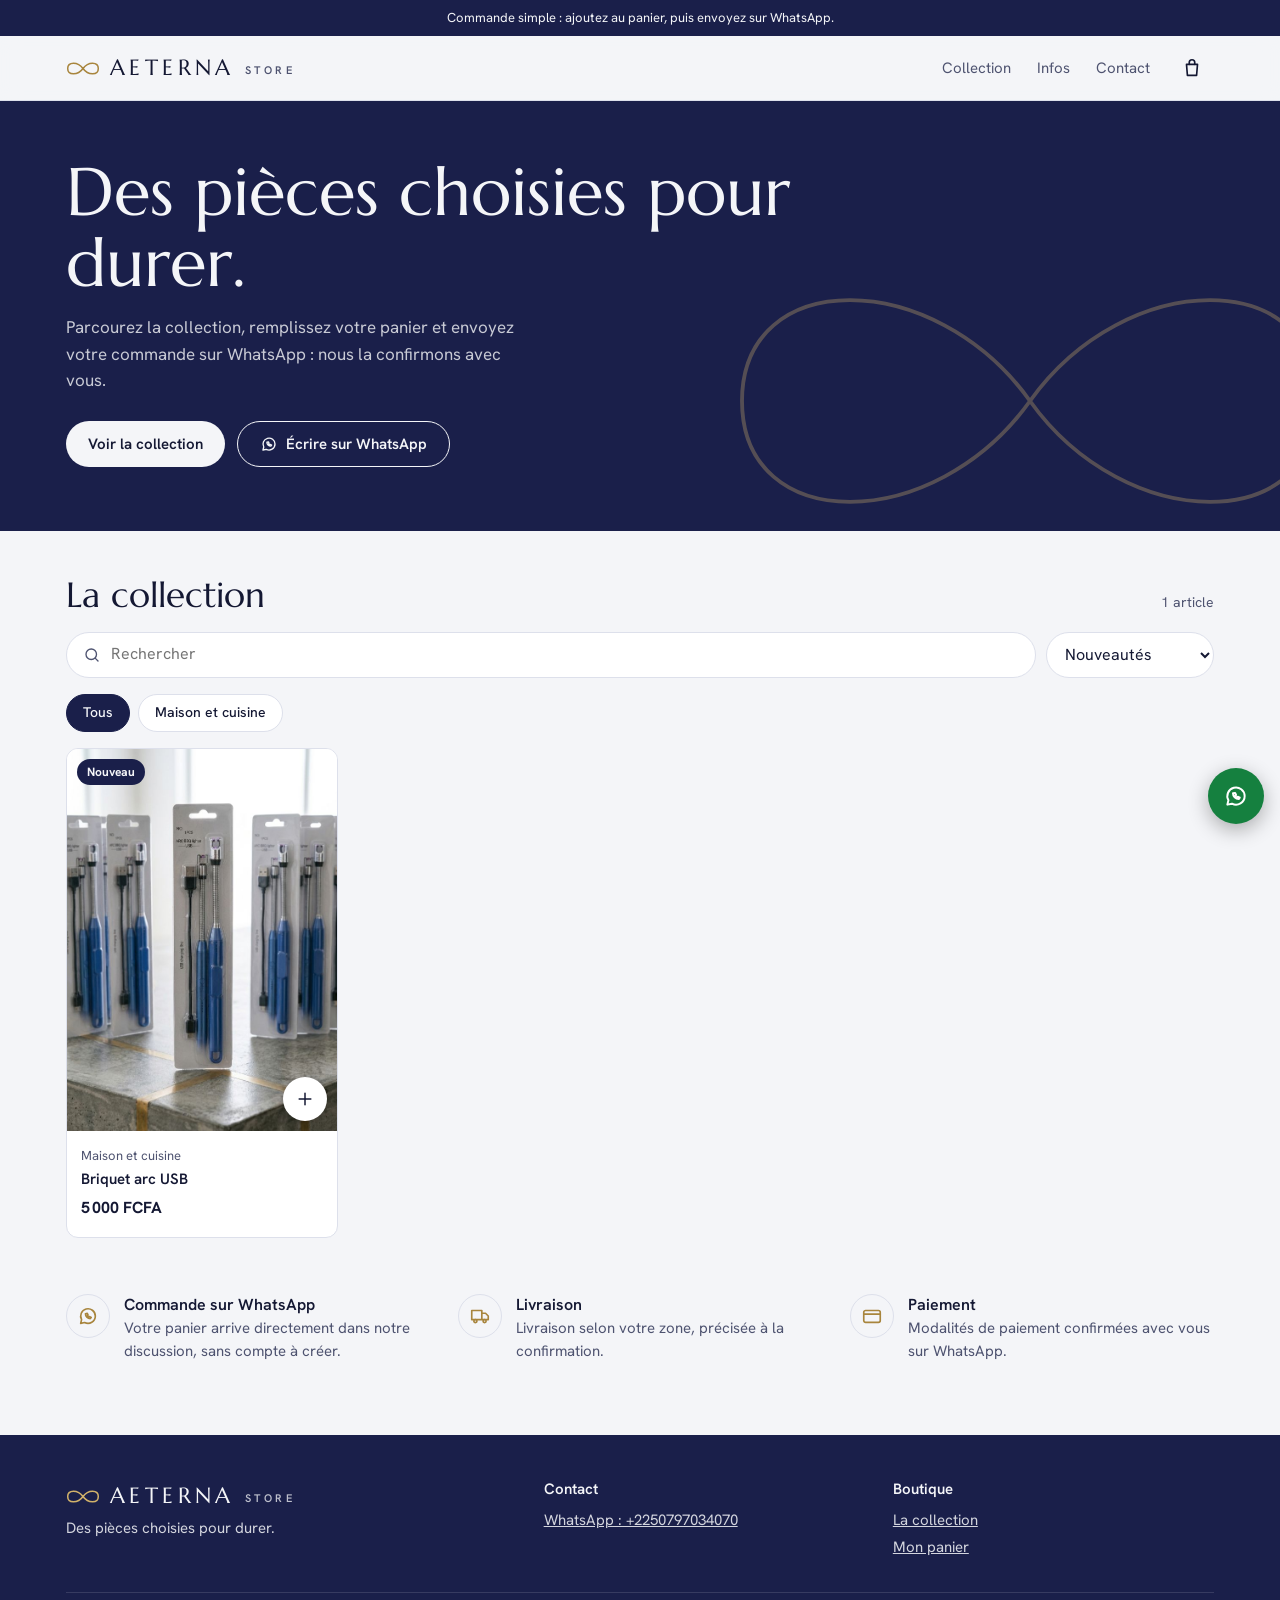
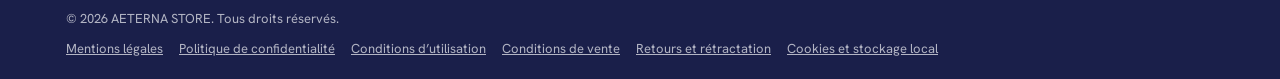
<file: index-3.html>
<!DOCTYPE html>
<html lang="fr">
<head>
<meta charset="utf-8">
<meta name="viewport" content="width=device-width, initial-scale=1">
<title>AETERNA STORE – Boutique en ligne, commande sur WhatsApp</title>
<meta name="description" content="AETERNA STORE, boutique en ligne : découvrez la collection et commandez directement sur WhatsApp.">
<meta name="theme-color" content="#1A1F4A">
<link rel="icon" href="data:image/svg+xml,%3Csvg%20xmlns=%22http://www.w3.org/2000/svg%22%20viewBox=%220%200%2064%2064%22%3E%3Crect%20width=%2264%22%20height=%2264%22%20rx=%2214%22%20fill=%22%231A1F4A%22/%3E%3Cpath%20d=%22M32%2032C39%2020%2054%2020%2054%2032C54%2044%2039%2044%2032%2032C25%2020%2010%2020%2010%2032C10%2044%2025%2044%2032%2032Z%22%20fill=%22none%22%20stroke=%22%23D2B26A%22%20stroke-width=%224.5%22%20stroke-linejoin=%22round%22/%3E%3C/svg%3E">
<link rel="canonical" href="https://aeternastore.netlify.app/">
<meta property="og:type" content="website">
<meta property="og:site_name" content="AETERNA STORE">
<meta property="og:locale" content="fr_FR">
<meta property="og:title" content="AETERNA STORE – Boutique en ligne">
<meta property="og:description" content="Découvrez la collection et commandez directement sur WhatsApp.">
<meta property="og:url" content="https://aeternastore.netlify.app/">
<meta property="og:image" content="https://aeternastore.netlify.app/og-image.png">
<meta property="og:image:width" content="1200">
<meta property="og:image:height" content="630">
<meta name="twitter:card" content="summary_large_image">
<link rel="preconnect" href="https://fonts.googleapis.com">
<link rel="preconnect" href="https://fonts.gstatic.com" crossorigin>
<link href="https://fonts.googleapis.com/css2?family=Hanken+Grotesk:wght@400;500;600;700&family=Marcellus&display=swap" rel="stylesheet">
<style id="css">
:root{
  --bg:#F4F5F8;--surface:#FFFFFF;--ink:#141833;--ink2:#4E5370;--line:#DDE0EB;
  --brand:#1A1F4A;--brand-ink:#F4F5F8;--gold:#A8853D;--sale:#C23A3A;--ok:#177245;--wa:#15803F;
  --hero:#1A1F4A;--hero-ink:#F4F5F8;--hero-gold:#D2B26A;--field:#FFFFFF;
  --shadow:0 10px 40px rgba(20,24,51,.22);
  --serif:'Marcellus','Iowan Old Style','Palatino Linotype',Georgia,serif;
  --sans:'Hanken Grotesk',system-ui,-apple-system,'Segoe UI',Roboto,'Helvetica Neue',Arial,sans-serif;
}
@media (prefers-color-scheme:dark){
  :root:not([data-theme="light"]){
    --bg:#0E1122;--surface:#171B33;--ink:#ECEEF7;--ink2:#A9AEC9;--line:#2B3052;
    --brand:#E4E6F6;--brand-ink:#141833;--gold:#D2B26A;--hero:#1B2158;--field:#10142A;
    --shadow:0 10px 40px rgba(0,0,0,.55);
  }
}
:root[data-theme="dark"]{
  --bg:#0E1122;--surface:#171B33;--ink:#ECEEF7;--ink2:#A9AEC9;--line:#2B3052;
  --brand:#E4E6F6;--brand-ink:#141833;--gold:#D2B26A;--hero:#1B2158;--field:#10142A;
  --shadow:0 10px 40px rgba(0,0,0,.55);
}
*{box-sizing:border-box}
html{scroll-behavior:smooth;-webkit-text-size-adjust:100%}
body{margin:0;background:var(--bg);color:var(--ink);font:400 16px/1.55 var(--sans);-webkit-font-smoothing:antialiased}
body.lock{overflow:hidden}
img{display:block;max-width:100%}
button,input,select,textarea{font:inherit;color:inherit}
button{cursor:pointer;border:0;background:none;padding:0}
a{color:inherit}
:focus-visible{outline:2px solid var(--gold);outline-offset:2px}
.ic{flex:none}
.wrap{max-width:1180px;margin:0 auto;padding:0 16px}

.topbar{background:var(--brand);color:var(--brand-ink);text-align:center;font-size:13px;padding:8px 16px}
.setup{background:#FFF1C2;color:#4d3a00;display:flex;gap:12px;align-items:center;justify-content:center;flex-wrap:wrap;padding:10px 16px;font-size:14px;text-align:center}

.hdr{position:sticky;top:0;z-index:20;background:color-mix(in srgb,var(--bg) 92%,transparent);-webkit-backdrop-filter:blur(10px);backdrop-filter:blur(10px);border-bottom:1px solid var(--line)}
.hdr-in{display:flex;align-items:center;gap:20px;height:64px}
.logo{display:flex;align-items:center;gap:10px;text-decoration:none;color:var(--ink);cursor:pointer}
.logo svg{color:var(--gold)}
.lg-name{font-family:var(--serif);font-size:22px;letter-spacing:.2em}
.lg-sub{font-size:11px;letter-spacing:.32em;color:var(--ink2);font-weight:600;margin-top:4px}
.nav{display:none;gap:26px;margin-left:auto;font-size:15px}
.nav a{text-decoration:none;color:var(--ink2)}
.nav a:hover{color:var(--ink)}
.acts{display:flex;gap:4px;margin-left:auto}
@media(min-width:760px){.nav{display:flex}.acts{margin-left:0}}
.iconbtn{width:44px;height:44px;border-radius:50%;display:grid;place-items:center;color:inherit}
.iconbtn:hover{background:var(--line)}
.iconbtn.danger:hover{color:var(--sale)}
.cartbtn{position:relative;width:44px;height:44px;border-radius:50%;display:grid;place-items:center}
.cartbtn:hover{background:var(--line)}
.count{position:absolute;top:3px;right:1px;min-width:19px;height:19px;padding:0 5px;border-radius:999px;background:var(--sale);color:#fff;font-size:11px;font-weight:700;display:grid;place-items:center}
.count:empty{display:none}

.hero{background:var(--hero);color:var(--hero-ink);position:relative;overflow:hidden}
.hero-in{position:relative;z-index:1;padding-top:56px;padding-bottom:64px}
.hero h1{font:400 clamp(2.2rem,7vw,4.2rem)/1.05 var(--serif);margin:0 0 16px;max-width:15ch}
.hero p{max-width:46ch;margin:0 0 28px;font-size:17px;color:color-mix(in srgb,var(--hero-ink) 80%,transparent)}
.orn{position:absolute;right:-70px;bottom:-30px;width:min(95vw,640px);color:var(--hero-gold);opacity:.32;pointer-events:none}
.hero-cta{display:flex;gap:12px;flex-wrap:wrap}

.btn{display:inline-flex;align-items:center;justify-content:center;gap:8px;min-height:46px;padding:0 22px;border-radius:999px;font-weight:600;font-size:15px;background:var(--brand);color:var(--brand-ink);text-decoration:none;transition:transform .12s}
.btn:active{transform:scale(.98)}
.btn.light{background:var(--hero-ink);color:#141833}
.btn.ghost{background:transparent;border:1.5px solid currentColor;color:var(--hero-ink)}
.btn.wa{background:var(--wa);color:#fff}
.btn.line{background:transparent;color:var(--ink);border:1.5px solid var(--line)}
.btn.small{min-height:38px;padding:0 14px;font-size:14px}
.btn.block{width:100%}
.btn[disabled]{opacity:.45;cursor:not-allowed}
.linkbtn{text-decoration:underline;color:inherit;font-size:15px}

.sec{padding-top:44px;padding-bottom:24px}
#collection,#infos,#contact{scroll-margin-top:72px}
.sec-h{display:flex;align-items:baseline;justify-content:space-between;gap:12px;margin-bottom:16px}
.sec-h span{color:var(--ink2);font-size:14px}
h2{font:400 clamp(1.6rem,4vw,2.2rem)/1.15 var(--serif);margin:0}
.tools{display:flex;gap:10px;margin-bottom:12px}
.search{flex:1;display:flex;align-items:center;gap:8px;background:var(--surface);border:1px solid var(--line);border-radius:999px;padding:0 16px;min-height:46px;color:var(--ink2)}
.search input{border:0;background:none;outline:0;width:100%;min-height:44px;color:var(--ink)}
.tools select{background:var(--surface);border:1px solid var(--line);border-radius:999px;padding:0 14px;min-height:46px;max-width:44%}
.chips{display:flex;gap:8px;overflow-x:auto;padding:4px 0 16px;scrollbar-width:none}
.chips::-webkit-scrollbar{display:none}
.chip{flex:none;min-height:38px;padding:0 16px;border-radius:999px;border:1px solid var(--line);background:var(--surface);font-weight:500;font-size:14px}
.chip[aria-pressed=true]{background:var(--brand);color:var(--brand-ink);border-color:var(--brand)}

.grid{display:grid;grid-template-columns:repeat(2,minmax(0,1fr));gap:14px}
@media(min-width:760px){.grid{grid-template-columns:repeat(3,minmax(0,1fr));gap:20px}}
@media(min-width:1040px){.grid{grid-template-columns:repeat(4,minmax(0,1fr))}}
.card{background:var(--surface);border:1px solid var(--line);border-radius:12px;overflow:hidden;cursor:pointer;display:flex;flex-direction:column}
.card .ph{position:relative;aspect-ratio:4/5;background:var(--line)}
.card img{width:100%;height:100%;object-fit:cover}
.card.out img{filter:grayscale(1);opacity:.6}
.badge{position:absolute;left:10px;top:10px;padding:4px 10px;border-radius:999px;font-size:12px;font-weight:700;background:var(--sale);color:#fff}
.badge.new{background:var(--brand);color:var(--brand-ink)}
.badge.out{background:var(--ink);color:var(--bg)}
.quick{position:absolute;right:10px;bottom:10px;width:44px;height:44px;border-radius:50%;background:var(--surface);color:var(--ink);display:grid;place-items:center;box-shadow:0 2px 10px rgba(0,0,0,.25)}
.meta{padding:12px 14px 16px}
.cat{font-size:13px;color:var(--ink2)}
.meta h3{font:600 15px/1.3 var(--sans);margin:2px 0 6px}
.price{margin:0;display:flex;gap:8px;align-items:baseline;flex-wrap:wrap}
.price b{font-weight:700}
.price s{color:var(--ink2);font-size:13px}
.empty{grid-column:1/-1;text-align:center;padding:48px 16px;color:var(--ink2)}

.infos{display:grid;gap:18px;padding-top:32px;padding-bottom:48px}
@media(min-width:760px){.infos{grid-template-columns:repeat(3,1fr);gap:28px}}
.info{display:flex;gap:14px}
.info .ico{width:44px;height:44px;border-radius:50%;border:1px solid var(--line);display:grid;place-items:center;color:var(--gold);flex:none}
.info h3{margin:0 0 2px;font:600 16px var(--sans)}
.info p{margin:0;color:var(--ink2);font-size:15px}

.ftr{background:var(--hero);color:var(--hero-ink);padding:44px 0 20px;margin-top:24px}
.ftr-in{display:grid;gap:28px}
@media(min-width:760px){.ftr-in{grid-template-columns:1.4fr 1fr 1fr}}
.ftr h4{margin:0 0 10px;font:600 15px var(--sans)}
.ftr a{color:inherit}
.ftr p{margin:4px 0;opacity:.85;font-size:15px}
.ftr .logo{color:var(--hero-ink)}
.ftr .logo svg{color:var(--hero-gold)}
.ftr .lg-sub{color:inherit;opacity:.75}
.copy{margin-top:28px;padding-top:16px;border-top:1px solid rgba(255,255,255,.18);font-size:13px;opacity:.7}

.fab{position:fixed;right:16px;bottom:76px;z-index:15;width:56px;height:56px;border-radius:50%;background:var(--wa);color:#fff;display:grid;place-items:center;box-shadow:0 6px 20px rgba(0,0,0,.3)}

#layer{position:relative;z-index:50}
.scrim{position:fixed;inset:0;background:rgba(10,12,28,.55);animation:fade .2s}
.sheet,.dialog{position:fixed;background:var(--surface);color:var(--ink);box-shadow:var(--shadow);overflow:auto;animation:up .25s ease-out}
.sheet{left:0;right:0;bottom:0;max-height:92vh;max-height:92dvh;border-radius:18px 18px 0 0;display:flex;flex-direction:column}
.dialog{left:0;right:0;bottom:0;max-height:94vh;max-height:94dvh;border-radius:18px 18px 0 0}
@media(min-width:760px){
  .sheet{left:auto;top:0;bottom:0;width:440px;max-height:none;border-radius:0;animation:slide .25s ease-out}
  .dialog{left:50%;top:50%;bottom:auto;right:auto;width:min(880px,94vw);max-height:90vh;transform:translate(-50%,-50%);border-radius:16px;animation:fade .2s}
}
@keyframes up{from{transform:translateY(24px);opacity:0}}
@keyframes slide{from{transform:translateX(30px);opacity:0}}
@keyframes fade{from{opacity:0}}
.sh-head{display:flex;align-items:center;justify-content:space-between;padding:12px 12px 12px 18px;border-bottom:1px solid var(--line);background:var(--surface)}
.sh-head h2{font-size:22px}
.sh-body{padding:6px 18px 20px;overflow:auto;flex:1}
.line-i{display:grid;grid-template-columns:64px 1fr;gap:12px;padding:14px 0;border-bottom:1px solid var(--line)}
.line-i img{width:64px;height:80px;object-fit:cover;border-radius:8px}
.line-i h4{margin:0;font:600 15px/1.3 var(--sans)}
.line-i .r{display:flex;align-items:center;justify-content:space-between;gap:8px;margin-top:8px}
.qty{display:inline-flex;align-items:center;border:1px solid var(--line);border-radius:999px}
.qty button{width:38px;height:38px;display:grid;place-items:center}
.qty span{min-width:26px;text-align:center;font-weight:600}
.rm{color:var(--ink2);width:38px;height:38px;display:grid;place-items:center;border-radius:50%}
.rm:hover{color:var(--sale)}
.total{display:flex;justify-content:space-between;font-size:18px;font-weight:700;padding:16px 0 8px}
.fld{display:block;margin:12px 0}
.fld>span{display:block;font-size:14px;font-weight:600;margin-bottom:6px}
.fld input,.fld textarea,.fld select{width:100%;background:var(--field);border:1px solid var(--line);border-radius:10px;padding:11px 12px;min-height:46px}
.fld small{display:block;color:var(--ink2);margin-top:4px;font-size:13px}
.note{color:var(--ink2);font-size:14px;margin:10px 0 0}

.pm{display:grid}
@media(min-width:760px){.pm{grid-template-columns:1fr 1fr}}
.gal{position:relative;background:var(--line)}
.gal img{width:100%;aspect-ratio:4/5;object-fit:cover}
.g-nav{position:absolute;top:50%;transform:translateY(-50%);width:44px;height:44px;border-radius:50%;background:color-mix(in srgb,var(--surface) 88%,transparent);color:var(--ink);display:grid;place-items:center;box-shadow:0 2px 10px rgba(0,0,0,.2)}
.g-prev{left:10px}.g-next{right:10px}
.g-x{position:absolute;right:10px;top:10px;width:44px;height:44px;border-radius:50%;background:color-mix(in srgb,var(--surface) 88%,transparent);color:var(--ink);display:grid;place-items:center;box-shadow:0 2px 10px rgba(0,0,0,.2)}
@media(min-width:760px){.g-x{display:none}}
@media(max-width:759px){.pm-in .x{display:none}}
.g-count{position:absolute;left:10px;bottom:10px;background:rgba(10,12,28,.7);color:#fff;font-size:12px;font-weight:600;padding:3px 10px;border-radius:999px}
.thumbs{display:flex;gap:8px;padding:10px 12px;overflow-x:auto;scrollbar-width:none}
.thumbs::-webkit-scrollbar{display:none}
.thumb{flex:none;width:58px;height:72px;border-radius:8px;overflow:hidden;border:2px solid transparent;opacity:.65;background:var(--line)}
.thumb[aria-current=true]{border-color:var(--gold);opacity:1}
.thumb img{width:100%;height:100%;object-fit:cover}
.pm-in{padding:20px;position:relative}
.pm-in .x{position:absolute;right:8px;top:8px;background:var(--surface)}
.pm-in h2{margin:2px 0 8px;padding-right:40px;font-size:clamp(1.5rem,3.5vw,2rem)}
.big{font-size:22px}
.desc{white-space:pre-line;color:var(--ink2);margin:14px 0}
.stock{font-size:14px;font-weight:600;color:var(--ok);margin:0 0 6px}
.stock.no{color:var(--sale)}
.pm-act{display:grid;gap:10px;margin-top:16px}
.row{display:flex;gap:10px;align-items:center;flex-wrap:wrap}

#toast{position:fixed;left:50%;top:76px;transform:translate(-50%,-12px);background:var(--ink);color:var(--bg);padding:12px 18px;border-radius:999px;font-size:14px;font-weight:500;opacity:0;pointer-events:none;transition:opacity .2s,transform .2s;z-index:90;max-width:92vw;text-align:center}
#toast.on{opacity:1;transform:translate(-50%,0)}

.adm{position:fixed;inset:0;background:var(--bg);overflow:auto;display:flex;flex-direction:column;animation:fade .2s}
.adm-top{position:sticky;top:0;z-index:2;background:var(--surface);border-bottom:1px solid var(--line)}
.adm-t1{display:flex;align-items:center;justify-content:space-between;padding:8px 8px 4px 16px}
.adm-t1 h2{font-size:20px}
.tabs{display:flex;gap:2px;padding:0 10px;overflow-x:auto;scrollbar-width:none}
.tab{padding:12px 14px;font-weight:600;color:var(--ink2);border-bottom:3px solid transparent;white-space:nowrap}
.tab[aria-selected=true]{color:var(--ink);border-color:var(--gold)}
.adm-body{padding:18px 16px 120px;max-width:760px;width:100%;margin:0 auto}
.a-head{display:flex;justify-content:space-between;align-items:center;gap:10px;margin-bottom:14px}
.a-head h2{font-size:22px}
.a-row{display:grid;grid-template-columns:56px 1fr;gap:12px;background:var(--surface);border:1px solid var(--line);border-radius:12px;padding:10px;margin-bottom:10px}
.a-row img{width:56px;height:70px;object-fit:cover;border-radius:8px}
.a-row .inf b{display:block;line-height:1.3}
.a-row .inf span{font-size:13px;color:var(--ink2)}
.a-btns{grid-column:1/-1;display:flex;gap:8px;flex-wrap:wrap;align-items:center}
.a-bar{position:fixed;left:0;right:0;bottom:0;background:var(--surface);border-top:1px solid var(--line);padding:12px 16px;display:flex;justify-content:space-between;align-items:center;gap:12px}
.bar-t{font-size:14px;color:var(--ink2)}
.bar-t.dirty{color:var(--sale);font-weight:600}
.two{display:grid;grid-template-columns:1fr 1fr;gap:10px}
.check{display:flex;gap:10px;align-items:center;margin:10px 0;font-weight:500}
.check input{width:20px;height:20px}
.imgpick img{width:140px;height:175px;object-fit:cover;border-radius:10px;margin-bottom:8px;background:var(--line)}
.steps{margin:0 0 16px;padding-left:20px;color:var(--ink2)}
.steps li{margin:4px 0}
.box{background:var(--surface);border:1px solid var(--line);border-radius:12px;padding:16px;margin-bottom:14px}
.box h3{margin:0 0 6px;font:600 16px var(--sans)}
.box p{margin:0 0 10px;color:var(--ink2);font-size:15px}
.acts2{display:flex;gap:8px;flex-wrap:wrap;margin-top:10px}
textarea.cap{min-height:220px;line-height:1.5}

.pgrid{display:grid;grid-template-columns:repeat(3,1fr);gap:8px}
@media(min-width:560px){.pgrid{grid-template-columns:repeat(5,1fr)}}
.pth{position:relative;aspect-ratio:4/5;border-radius:10px;overflow:hidden;background:var(--line)}
.pth img{width:100%;height:100%;object-fit:cover}
.pcov{position:absolute;left:4px;top:4px;background:var(--brand);color:var(--brand-ink);font-size:11px;font-weight:700;padding:2px 8px;border-radius:999px}
.pbt{position:absolute;right:4px;bottom:4px;display:flex;gap:4px}
.pmini{width:34px;height:34px;border-radius:50%;background:rgba(10,12,28,.75);color:#fff;display:grid;place-items:center}
.padd{position:relative;aspect-ratio:4/5;border:2px dashed var(--line);border-radius:10px;display:flex;flex-direction:column;align-items:center;justify-content:center;gap:2px;color:var(--ink2);cursor:pointer;font-weight:600;font-size:13px;text-align:center}
.padd:focus-within{outline:2px solid var(--gold)}
.vh{position:absolute;width:1px;height:1px;opacity:0;overflow:hidden}
@media (prefers-reduced-motion:reduce){*{animation:none!important;transition:none!important;scroll-behavior:auto!important}}
.legal{display:flex;flex-wrap:wrap;gap:4px 16px;margin-top:10px}
.legal .linkbtn{font-size:13px;text-align:left}
.pol h3{margin:20px 0 6px;font:600 16px var(--sans)}
.pol h3:first-child{margin-top:12px}
.pol p{margin:0 0 10px;color:var(--ink2);font-size:15px;line-height:1.55}
.polnav{display:flex;flex-wrap:wrap;gap:6px 16px;margin-top:22px;padding-top:14px;border-top:1px solid var(--line)}
.polnav .linkbtn{font-size:14px;text-align:left}
</style>
</head>
<body>
<div id="app"></div>
<div id="layer"></div>
<div id="toast" role="status" aria-live="polite"></div>
<script type="application/json" id="store-data">{"v":1,"settings":{"whatsapp":"2250797034070","currency":"FCFA","slogan":"Des pièces choisies pour durer.","intro":"Parcourez la collection, remplissez votre panier et envoyez votre commande sur WhatsApp : nous la confirmons avec vous.","banner":"Commande simple : ajoutez au panier, puis envoyez sur WhatsApp.","deliveryInfo":"Livraison selon votre zone, précisée à la confirmation.","paymentInfo":"Modalités de paiement confirmées avec vous sur WhatsApp.","address":"","hours":"","facebook":"","storeUrl":"https://aeternastore.netlify.app/"},"products":[{"id":"zyydxx4jibx","name":"Briquet arc USB","price":5000,"oldPrice":0,"category":"Maison et cuisine","desc":"Vendu par lot de 3.\nDites adieu aux brûlures et au gaz qui tombe toujours en panne ! 🔥\nDécouvrez le briquet électrique arc USB nouvelle génération : 100 % rechargeable, coupe-vent et doté d'un col flexible à 360°. Idéal pour vos bougies, votre cuisine et vos barbecues en toute sécurité. Un achat unique pour des milliers d'utilisations !","img":"[data-uri]","inStock":true,"isNew":true}]}</script>
<script>
(function(){
'use strict';

/* ───────── Source de la page (pour republier une nouvelle version) ───────── */
var SRC = document.currentScript.textContent;
var CSS = document.getElementById('css').textContent;
var HEAD = '<meta charset="utf-8">\n<meta name="viewport" content="width=device-width, initial-scale=1">\n<title>AETERNA STORE – Boutique en ligne, commande sur WhatsApp</title>\n<meta name="description" content="AETERNA STORE, boutique en ligne : découvrez la collection et commandez directement sur WhatsApp.">\n<meta name="theme-color" content="#1A1F4A">\n<link rel="icon" href="data:image/svg+xml,%3Csvg%20xmlns=%22http://www.w3.org/2000/svg%22%20viewBox=%220%200%2064%2064%22%3E%3Crect%20width=%2264%22%20height=%2264%22%20rx=%2214%22%20fill=%22%231A1F4A%22/%3E%3Cpath%20d=%22M32%2032C39%2020%2054%2020%2054%2032C54%2044%2039%2044%2032%2032C25%2020%2010%2020%2010%2032C10%2044%2025%2044%2032%2032Z%22%20fill=%22none%22%20stroke=%22%23D2B26A%22%20stroke-width=%224.5%22%20stroke-linejoin=%22round%22/%3E%3C/svg%3E">\n<link rel="canonical" href="https://aeternastore.netlify.app/">\n<meta property="og:type" content="website">\n<meta property="og:site_name" content="AETERNA STORE">\n<meta property="og:locale" content="fr_FR">\n<meta property="og:title" content="AETERNA STORE – Boutique en ligne">\n<meta property="og:description" content="Découvrez la collection et commandez directement sur WhatsApp.">\n<meta property="og:url" content="https://aeternastore.netlify.app/">\n<meta property="og:image" content="https://aeternastore.netlify.app/og-image.png">\n<meta property="og:image:width" content="1200">\n<meta property="og:image:height" content="630">\n<meta name="twitter:card" content="summary_large_image">\n<link rel="preconnect" href="https://fonts.googleapis.com">\n<link rel="preconnect" href="https://fonts.gstatic.com" crossorigin>\n<link href="https://fonts.googleapis.com/css2?family=Hanken+Grotesk:wght@400;500;600;700&family=Marcellus&display=swap" rel="stylesheet">\n';

function buildDoc(state){
  var json = JSON.stringify(state).replace(/</g,'\\u003c');
  return '<!DOCTYPE html>\n<html lang="fr">\n<head>\n' + HEAD + '<style id="css">' + CSS + '</style>\n</head>\n<body>\n<div id="app"></div>\n<div id="layer"></div>\n<div id="toast" role="status" aria-live="polite"></div>\n' +
    '<scr' + 'ipt type="application/json" id="store-data">' + json + '</scr' + 'ipt>\n<scr' + 'ipt>' + SRC + '</scr' + 'ipt>\n</body>\n</html>';
}

/* ───────── Utilitaires ───────── */
var $ = function(s,r){return (r||document).querySelector(s)};
var esc = function(s){return String(s==null?'':s).replace(/[&<>"']/g,function(c){return {'&':'&amp;','<':'&lt;','>':'&gt;','"':'&quot;',"'":'&#39;'}[c]})};
var uid = function(){return Math.random().toString(36).slice(2,9)+Date.now().toString(36).slice(-4)};
var clone = function(o){return JSON.parse(JSON.stringify(o))};
var num = function(v){var n=parseFloat(String(v==null?'':v).replace(/\s/g,'').replace(',','.'));return isFinite(n)&&n>=0?n:0};
var store = {
  get:function(k){try{return JSON.parse(localStorage.getItem(k))}catch(e){return null}},
  set:function(k,v){try{localStorage.setItem(k,JSON.stringify(v))}catch(e){}}
};

var ICONS = {
  search:'<circle cx="11" cy="11" r="7"/><path d="m20 20-3.5-3.5"/>',
  bag:'<path d="M6 8h12l-1 12H7L6 8Z"/><path d="M9 8V6a3 3 0 0 1 6 0v2"/>',
  close:'<path d="M6 6l12 12M18 6 6 18"/>',
  plus:'<path d="M12 5v14M5 12h14"/>',
  minus:'<path d="M5 12h14"/>',
  trash:'<path d="M4 7h16M10 11v6M14 11v6M6 7l1 13h10l1-13M9 7V4h6v3"/>',
  gear:'<circle cx="12" cy="12" r="3"/><path d="M12 2v3M12 19v3M2 12h3M19 12h3M4.9 4.9 7 7M17 17l2.1 2.1M19.1 4.9 17 7M7 17l-2.1 2.1"/>',
  edit:'<path d="M4 20h4L19 9l-4-4L4 16v4Z"/>',
  copy:'<rect x="9" y="9" width="11" height="11" rx="2"/><path d="M5 15V6a2 2 0 0 1 2-2h9"/>',
  down:'<path d="M12 4v11m-4-4 4 4 4-4M5 20h14"/>',
  chat:'<path d="M20 12a8 8 0 0 1-11.7 7.1L4 20l1-4A8 8 0 1 1 20 12Z"/><path d="M9.2 9.5c0 2.9 2.4 5.3 5.3 5.3l1-1.3-1.9-.9-.8.8a3.2 3.2 0 0 1-1.5-1.5l.8-.8-.9-1.9-2 .3Z"/>',
  truck:'<path d="M3 6h11v10H3zM14 9h4l3 3v4h-7"/><circle cx="7" cy="17.5" r="1.7"/><circle cx="17" cy="17.5" r="1.7"/>',
  card:'<rect x="3" y="6" width="18" height="13" rx="2"/><path d="M3 10h18"/>',
  left:'<path d="m15 5-7 7 7 7"/>',
  right:'<path d="m9 5 7 7-7 7"/>',
  star:'<path d="m12 3 2.7 5.6 6.1.9-4.4 4.3 1 6.1L12 17l-5.4 2.9 1-6.1L3.2 9.5l6.1-.9L12 3Z"/>'
};
function ic(n,s){s=s||20;return '<svg class="ic" width="'+s+'" height="'+s+'" viewBox="0 0 24 24" fill="none" stroke="currentColor" stroke-width="1.8" stroke-linecap="round" stroke-linejoin="round" aria-hidden="true">'+ICONS[n]+'</svg>'}
var INF = 'M100 50C130 8 190 8 190 50C190 92 130 92 100 50C70 8 10 8 10 50C10 92 70 92 100 50Z';
function mark(s){return '<svg width="'+s+'" height="'+Math.round(s/2)+'" viewBox="0 0 200 100" fill="none" stroke="currentColor" stroke-width="9" stroke-linejoin="round" aria-hidden="true"><path d="'+INF+'"/></svg>'}

/* ───────── Données ───────── */
function ph(a,b,kind){
  var shapes = {
    arc:'<circle cx="400" cy="450" r="220" fill="none" stroke="#fff" stroke-opacity=".5" stroke-width="3"/><circle cx="400" cy="450" r="130" fill="#fff" fill-opacity=".13"/>',
    tri:'<path d="M400 230 610 650H190Z" fill="#fff" fill-opacity=".13" stroke="#fff" stroke-opacity=".5" stroke-width="3"/>',
    bars:'<rect x="230" y="260" width="90" height="420" fill="#fff" fill-opacity=".13"/><rect x="355" y="200" width="90" height="480" fill="#fff" fill-opacity=".2"/><rect x="480" y="320" width="90" height="360" fill="#fff" fill-opacity=".13"/>'
  };
  var svg = '<svg xmlns="http://www.w3.org/2000/svg" viewBox="0 0 800 1000"><defs><linearGradient id="g" x1="0" y1="0" x2="1" y2="1"><stop offset="0" stop-color="'+a+'"/><stop offset="1" stop-color="'+b+'"/></linearGradient></defs><rect width="800" height="1000" fill="url(#g)"/>'+(shapes[kind]||shapes.arc)+'<text x="400" y="900" text-anchor="middle" font-family="sans-serif" font-size="30" letter-spacing="8" fill="#fff" fill-opacity=".6">EXEMPLE</text></svg>';
  return 'data:image/svg+xml;charset=utf-8,'+encodeURIComponent(svg);
}
function defaults(){
  return {
    v:1,
    settings:{
      whatsapp:'2250797034070',currency:'FCFA',
      slogan:'Des pièces choisies pour durer.',
      intro:'Parcourez la collection, remplissez votre panier et envoyez votre commande sur WhatsApp : nous la confirmons avec vous.',
      banner:'Commande simple : ajoutez au panier, puis envoyez sur WhatsApp.',
      deliveryInfo:'Livraison selon votre zone, précisée à la confirmation.',
      paymentInfo:'Modalités de paiement confirmées avec vous sur WhatsApp.',
      address:'',hours:'',facebook:'',storeUrl:''
    },
    products:[]
  };
}
var MAX_IMG=5;
var S;
try{S=JSON.parse($('#store-data').textContent)}catch(e){S=null}
if(!S||!Array.isArray(S.products)){S=defaults()}
S.settings=Object.assign({},defaults().settings,S.settings||{});
function normP(p){
  var a=Array.isArray(p.imgs)?p.imgs.filter(function(u){return typeof u==='string'&&/^data:image\//.test(u)}):[];
  if(!a.length&&typeof p.img==='string'&&/^data:image\//.test(p.img))a=[p.img];
  p.imgs=a.slice(0,MAX_IMG);p.img=p.imgs[0]||'';return p;
}
S.products.forEach(normP);

var cart = (store.get('aeterna_cart_v1')||[]).filter(function(i){return i&&i.id&&i.qty>0});
var cust = Object.assign({name:'',address:'',note:''},store.get('aeterna_cust_v1')||{});
var ui = {cat:'Tous',q:'',sort:'new'};
var admin=false, ART=null, DL=null;
var draft=null, dirty=false, adm={tab:'products',edit:null,fbId:null,caption:''}, warned=false;
var pm=null;

var app=$('#app'), layer=$('#layer');
var find=function(id,src){return (src||S).products.filter(function(p){return p.id===id})[0]};
var digits=function(s){return String(s||'').replace(/\D/g,'').replace(/^00/,'')};
var waNum=function(){return digits(S.settings.whatsapp)};
var curSet=function(){return (draft&&adm.open?draft:S).settings};
function money(n,c){return Number(n||0).toLocaleString('fr-FR',{maximumFractionDigits:2})+'\u00a0'+(c||curSet().currency||'')}
function imgSrc(p){return esc(p.img&&/^data:image\//.test(p.img)?p.img:ph('#2A2F6B','#0E1122','arc'))}
function imgRaw(p,i){var u=p.imgs&&p.imgs[i]?p.imgs[i]:(i===0?p.img:'');return u&&/^data:image\//.test(u)?u:ph('#2A2F6B','#0E1122','arc')}
function imgAt(p,i){return esc(imgRaw(p,i))}
function discount(p){return p.oldPrice&&p.oldPrice>p.price?Math.round((1-p.price/p.oldPrice)*100):0}

var tt;
function toast(m){var t=$('#toast');t.textContent=m;t.classList.add('on');clearTimeout(tt);tt=setTimeout(function(){t.classList.remove('on')},3200)}
function openExternal(url){
  var a=document.createElement('a');a.href=url;a.target='_blank';a.rel='noopener noreferrer';
  document.body.appendChild(a);a.click();a.remove();
}
function openWA(text){
  var n=waNum();
  if(!n){toast(admin?'Ajoutez votre numéro WhatsApp dans Espace propriétaire > Réglages.':'La commande WhatsApp sera bientôt disponible.');return}
  var enc=encodeURIComponent(text), web='https://wa.me/'+n+'?text='+enc;
  var mobile=/Android|iPhone|iPad|iPod/i.test(navigator.userAgent||''), isTop=false;
  try{isTop=window.top===window.self}catch(e){}
  if(mobile&&isTop){
    var left=false, mark=function(){left=true};
    document.addEventListener('visibilitychange',mark);window.addEventListener('pagehide',mark);window.addEventListener('blur',mark);
    window.location.href='whatsapp://send?phone='+n+'&text='+enc;
    setTimeout(function(){
      document.removeEventListener('visibilitychange',mark);window.removeEventListener('pagehide',mark);window.removeEventListener('blur',mark);
      if(!left&&!document.hidden)window.location.href=web;
    },1600);
    return;
  }
  openExternal(web);
}

/* ───────── Vitrine ───────── */
function renderShell(){
  var s=S.settings, n=waNum();
  app.innerHTML =
    (admin&&!n?'<div class="setup"><span>Votre numéro WhatsApp n’est pas encore configuré : vos clients ne peuvent pas commander.</span><button class="btn small" data-action="admin" data-tab="settings">Ajouter mon numéro</button></div>':'')+
    (s.banner?'<div class="topbar">'+esc(s.banner)+'</div>':'')+
    '<header class="hdr"><div class="wrap hdr-in"><a class="logo" data-action="top" aria-label="AETERNA STORE, haut de page">'+mark(34)+'<span class="lg-name">AETERNA</span><span class="lg-sub">STORE</span></a>'+
    '<nav class="nav" aria-label="Navigation"><a href="#collection">Collection</a><a href="#infos">Infos</a><a href="#contact">Contact</a></nav>'+
    '<div class="acts">'+(admin?'<button class="iconbtn" data-action="admin" aria-label="Gérer la boutique" title="Gérer la boutique">'+ic('gear',22)+'</button>':'')+
    '<button class="cartbtn" data-action="cart" aria-label="Ouvrir le panier">'+ic('bag',22)+'<span class="count" id="count"></span></button></div></div></header>'+
    '<main id="top"><section class="hero"><div class="wrap hero-in"><h1>'+esc(s.slogan)+'</h1><p>'+esc(s.intro)+'</p><div class="hero-cta"><a class="btn light" href="#collection">Voir la collection</a><button class="btn ghost" data-action="wa-hello">'+ic('chat',18)+'Écrire sur WhatsApp</button></div></div>'+
    '<svg class="orn" viewBox="0 0 200 100" fill="none" stroke="currentColor" stroke-width="1.2" aria-hidden="true"><path d="'+INF+'"/></svg></section>'+
    '<section id="collection" class="wrap sec"><div class="sec-h"><h2>La collection</h2><span id="n"></span></div>'+
    '<div class="tools"><label class="search">'+ic('search',18)+'<input id="q" type="search" placeholder="Rechercher" aria-label="Rechercher un article" value="'+esc(ui.q)+'"></label>'+
    '<select id="sort" aria-label="Trier les articles"><option value="new">Nouveautés</option><option value="asc">Prix croissant</option><option value="desc">Prix décroissant</option></select></div>'+
    '<div class="chips" id="chips" role="group" aria-label="Catégories"></div><div class="grid" id="grid"></div></section>'+
    '<section id="infos" class="wrap infos"><div class="info"><span class="ico">'+ic('chat',22)+'</span><div><h3>Commande sur WhatsApp</h3><p>Votre panier arrive directement dans notre discussion, sans compte à créer.</p></div></div>'+
    '<div class="info"><span class="ico">'+ic('truck',22)+'</span><div><h3>Livraison</h3><p>'+esc(s.deliveryInfo)+'</p></div></div>'+
    '<div class="info"><span class="ico">'+ic('card',22)+'</span><div><h3>Paiement</h3><p>'+esc(s.paymentInfo)+'</p></div></div></section></main>'+
    '<footer id="contact" class="ftr"><div class="wrap"><div class="ftr-in"><div><div class="logo">'+mark(34)+'<span class="lg-name">AETERNA</span><span class="lg-sub">STORE</span></div><p>'+esc(s.slogan)+'</p></div>'+
    '<div><h4>Contact</h4>'+(n?'<p><a href="https://wa.me/'+n+'" target="_blank" rel="noopener noreferrer">WhatsApp : +'+n+'</a></p>':'')+(s.address?'<p>'+esc(s.address)+'</p>':'')+(s.hours?'<p>'+esc(s.hours)+'</p>':'')+
    (/^https?:\/\//i.test(s.facebook)?'<p><a href="'+esc(s.facebook)+'" target="_blank" rel="noopener noreferrer">Notre page Facebook</a></p>':'')+'</div>'+
    '<div><h4>Boutique</h4><p><a href="#collection">La collection</a></p><p><button class="linkbtn" data-action="cart">Mon panier</button></p>'+(admin?'<p><button class="linkbtn" data-action="admin">Espace propriétaire</button></p>':'')+'</div></div>'+
    '<div class="copy">© '+new Date().getFullYear()+' AETERNA STORE. Tous droits réservés.<div class="legal">'+polLinks()+'</div></div></div></footer>'+
    '<button class="fab" data-action="wa-hello" aria-label="Écrire sur WhatsApp">'+ic('chat',26)+'</button>';
  $('#sort').value=ui.sort;
  updateCount();
}
function list(){
  var a=S.products.slice();
  if(ui.cat!=='Tous')a=a.filter(function(p){return p.category===ui.cat});
  var q=ui.q.trim().toLowerCase();
  if(q)a=a.filter(function(p){return (p.name+' '+(p.desc||'')+' '+(p.category||'')).toLowerCase().indexOf(q)>-1});
  if(ui.sort==='asc')a.sort(function(x,y){return x.price-y.price});
  if(ui.sort==='desc')a.sort(function(x,y){return y.price-x.price});
  return a;
}
function card(p){
  var off=discount(p), out=p.inStock===false;
  return '<article class="card'+(out?' out':'')+'" data-action="open" data-id="'+esc(p.id)+'" tabindex="0" role="button" aria-label="'+esc(p.name)+'">'+
    '<div class="ph"><img src="'+imgSrc(p)+'" alt="'+esc(p.name)+'" loading="lazy">'+
    (out?'<span class="badge out">Épuisé</span>':off?'<span class="badge">-'+off+'%</span>':p.isNew?'<span class="badge new">Nouveau</span>':'')+
    (out?'':'<button class="quick" data-action="add" data-id="'+esc(p.id)+'" aria-label="Ajouter '+esc(p.name)+' au panier">'+ic('plus',20)+'</button>')+
    '</div><div class="meta"><span class="cat">'+esc(p.category||'')+'</span><h3>'+esc(p.name)+'</h3><p class="price"><b>'+money(p.price,S.settings.currency)+'</b>'+(off?'<s>'+money(p.oldPrice,S.settings.currency)+'</s>':'')+'</p></div></article>';
}
function renderGrid(){
  var cats=['Tous'].concat(S.products.map(function(p){return p.category}).filter(function(c,i,a){return c&&a.indexOf(c)===i}));
  if(cats.indexOf(ui.cat)<0)ui.cat='Tous';
  var chips=$('#chips'), grid=$('#grid'); if(!grid)return;
  chips.innerHTML=cats.length>1?cats.map(function(c){return '<button class="chip" data-action="chip" data-cat="'+esc(c)+'" aria-pressed="'+(c===ui.cat)+'">'+esc(c)+'</button>'}).join(''):'';
  var a=list();
  $('#n').textContent=a.length+(a.length>1?' articles':' article');
  grid.innerHTML=a.length?a.map(card).join(''):
    '<p class="empty">'+(S.products.length?'Aucun article ne correspond. Essayez une autre recherche ou une autre catégorie.':(admin?'Votre boutique est vide. Ouvrez l’espace propriétaire pour ajouter votre premier produit.':'La collection arrive bientôt.'))+'</p>';
}
function updateCount(){var c=$('#count');if(!c)return;var n=cart.reduce(function(t,i){return t+i.qty},0);c.textContent=n?String(n):''}
function saveCart(){store.set('aeterna_cart_v1',cart);updateCount()}
function addToCart(id,q){
  var p=find(id);if(!p||p.inStock===false)return;
  var it=cart.filter(function(i){return i.id===id})[0];
  if(it)it.qty=Math.min(99,it.qty+q);else cart.push({id:id,qty:q});
  saveCart();
}

/* ───────── Calques (panier, produit) ───────── */
function showLayer(inner,cls){
  layer.innerHTML='<div class="scrim" data-action="close"></div><div class="'+cls+'" role="dialog" aria-modal="true">'+inner+'</div>';
  document.body.classList.add('lock');
  var f=layer.querySelector('[data-focus]');if(f)f.focus();
}
function closeLayer(){layer.innerHTML='';document.body.classList.remove('lock');pm=null}

function openCart(){
  showLayer('<div class="sh-head"><h2>Mon panier</h2><button class="iconbtn" data-action="close" data-focus aria-label="Fermer">'+ic('close')+'</button></div><div class="sh-body" id="cbody"></div>','sheet');
  renderCart();
}
function cartRows(){return cart.map(function(i){return {p:find(i.id),qty:i.qty}}).filter(function(r){return r.p&&r.p.inStock!==false})}
function renderCart(){
  var rows=cartRows(), b=$('#cbody');if(!b)return;
  cart=rows.map(function(r){return {id:r.p.id,qty:r.qty}});saveCart();
  if(!rows.length){b.innerHTML='<p class="empty">Votre panier est vide.<br>Ajoutez des articles depuis la collection.</p><button class="btn block" data-action="close">Voir la collection</button>';return}
  var total=rows.reduce(function(t,r){return t+r.p.price*r.qty},0);
  b.innerHTML=rows.map(function(r){
    return '<div class="line-i"><img src="'+imgSrc(r.p)+'" alt=""><div><h4>'+esc(r.p.name)+'</h4><span class="cat">'+money(r.p.price,S.settings.currency)+'</span>'+
    '<div class="r"><div class="qty"><button data-action="dec" data-id="'+esc(r.p.id)+'" aria-label="Retirer une unité">'+ic('minus',16)+'</button><span>'+r.qty+'</span><button data-action="inc" data-id="'+esc(r.p.id)+'" aria-label="Ajouter une unité">'+ic('plus',16)+'</button></div>'+
    '<button class="rm" data-action="rm" data-id="'+esc(r.p.id)+'" aria-label="Supprimer '+esc(r.p.name)+'">'+ic('trash',18)+'</button></div></div></div>';
  }).join('')+
  '<div class="total"><span>Total</span><span>'+money(total,S.settings.currency)+'</span></div>'+
  '<label class="fld"><span>Votre nom</span><input data-c="name" autocomplete="name" value="'+esc(cust.name)+'" placeholder="Ex. Aïcha K."></label>'+
  '<label class="fld"><span>Adresse ou zone de livraison</span><input data-c="address" autocomplete="street-address" value="'+esc(cust.address)+'" placeholder="Ville, quartier, repère"></label>'+
  '<label class="fld"><span>Message (facultatif)</span><textarea data-c="note" rows="2" placeholder="Taille, couleur, horaire de livraison…">'+esc(cust.note)+'</textarea></label>'+
  '<button class="btn wa block" data-action="order">'+ic('chat',20)+'Commander sur WhatsApp</button>'+
  '<p class="note">Un message prêt à envoyer s’ouvre dans WhatsApp. Votre commande est confirmée avec vous par discussion.</p>';
}
function orderMsg(rows){
  var total=rows.reduce(function(t,r){return t+r.p.price*r.qty},0), c=S.settings.currency;
  var L=['Bonjour AETERNA STORE 👋','Je souhaite commander :'];
  rows.forEach(function(r){L.push('• '+r.qty+' × '+r.p.name+' — '+money(r.p.price*r.qty,c))});
  L.push('','Total : '+money(total,c));
  if(cust.name)L.push('Nom : '+cust.name);
  if(cust.address)L.push('Livraison : '+cust.address);
  if(cust.note)L.push('Message : '+cust.note);
  L.push('','Merci de me confirmer la disponibilité et la livraison.');
  return L.join('\n');
}

function openProduct(id){
  var p=find(id);if(!p)return;
  pm={id:id,qty:1,i:0};
  showLayer('<div class="pm" id="pbody"></div>','dialog');
  renderProduct();
}
function galleryHTML(p){
  var L=(p.imgs&&p.imgs.length)?p.imgs:[null], n=L.length, i=Math.min(pm.i||0,n-1);
  return '<div class="gal" id="gal"><img id="gimg" src="'+imgAt(p,i)+'" alt="'+esc(p.name)+'"><button class="g-x" data-action="close" aria-label="Fermer">'+ic('close')+'</button>'+
    (n>1?'<button class="g-nav g-prev" data-action="gprev" aria-label="Photo précédente">'+ic('left',20)+'</button><button class="g-nav g-next" data-action="gnext" aria-label="Photo suivante">'+ic('right',20)+'</button><span class="g-count" id="gcount">'+(i+1)+' / '+n+'</span>':'')+'</div>'+
    (n>1?'<div class="thumbs" id="thumbs">'+L.map(function(u,k){return '<button class="thumb" data-action="gset" data-i="'+k+'" aria-label="Voir la photo '+(k+1)+'" aria-current="'+(k===i)+'"><img src="'+imgAt(p,k)+'" alt=""></button>'}).join('')+'</div>':'');
}
function setImg(i){
  var p=find(pm.id);if(!p)return;
  var n=(p.imgs&&p.imgs.length)||1;
  pm.i=((i%n)+n)%n;
  var g=$('#gimg');if(g)g.src=imgRaw(p,pm.i);
  var c=$('#gcount');if(c)c.textContent=(pm.i+1)+' / '+n;
  var ts=layer.querySelectorAll('#thumbs .thumb');
  for(var k=0;k<ts.length;k++)ts[k].setAttribute('aria-current',String(k===pm.i));
  var cur=ts[pm.i];if(cur&&cur.scrollIntoView)cur.scrollIntoView({block:'nearest',inline:'nearest'});
}
function renderProduct(){
  var p=find(pm.id),b=$('#pbody');if(!p||!b)return;
  var out=p.inStock===false, off=discount(p), c=S.settings.currency;
  b.innerHTML='<div class="pm-img">'+galleryHTML(p)+'</div><div class="pm-in">'+
    '<button class="iconbtn x" data-action="close" data-focus aria-label="Fermer">'+ic('close')+'</button>'+
    '<span class="cat">'+esc(p.category||'')+'</span><h2>'+esc(p.name)+'</h2>'+
    '<p class="price big"><b>'+money(p.price,c)+'</b>'+(off?'<s>'+money(p.oldPrice,c)+'</s>':'')+'</p>'+
    (p.desc?'<p class="desc">'+esc(p.desc)+'</p>':'')+
    '<p class="stock'+(out?' no':'')+'">'+(out?'Épuisé pour le moment':'En stock')+'</p>'+
    (out?'<div class="pm-act"><button class="btn wa" data-action="pnotify">'+ic('chat',20)+'Me prévenir sur WhatsApp</button></div>':
    '<div class="pm-act"><div class="row"><div class="qty"><button data-action="pdec" aria-label="Diminuer la quantité">'+ic('minus',16)+'</button><span>'+pm.qty+'</span><button data-action="pinc" aria-label="Augmenter la quantité">'+ic('plus',16)+'</button></div><span class="cat">'+money(p.price*pm.qty,c)+'</span></div>'+
    '<button class="btn" data-action="padd">'+ic('bag',20)+'Ajouter au panier</button><button class="btn wa" data-action="pwa">'+ic('chat',20)+'Commander sur WhatsApp</button></div>')+
    '</div>';
}

/* ───────── Espace propriétaire ───────── */
function deny(){toast('Espace réservé au propriétaire de la boutique.')}
function openAdmin(tab){
  if(!admin){deny();return}
  if(!draft){draft=clone(S);dirty=false}
  adm.open=true;adm.tab=tab||adm.tab||'products';adm.edit=null;warned=false;
  layer.innerHTML='<div class="adm" role="dialog" aria-modal="true" aria-label="Espace propriétaire"><div class="adm-top"><div class="adm-t1"><h2>Espace propriétaire</h2><button class="iconbtn" data-action="a-close" data-focus aria-label="Fermer">'+ic('close')+'</button></div><div class="tabs" id="tabs" role="tablist"></div></div><div class="adm-body" id="abody"></div><div class="a-bar" id="abar"></div></div>';
  document.body.classList.add('lock');
  renderAdmin();
}
function closeAdmin(){
  if(dirty&&!warned){warned=true;toast('Modifications non enregistrées. Touchez de nouveau Fermer pour les abandonner.');return}
  adm.open=false;draft=null;dirty=false;closeLayer();
}
function updateBar(){
  var b=$('#abar');if(!b)return;
  b.innerHTML='<span class="bar-t'+(dirty?' dirty':'')+'">'+(dirty?'Modifications à enregistrer':'Aucune modification')+'</span><button class="btn" data-action="a-publish"'+(dirty?'':' disabled')+'>Enregistrer index.html</button>';
}
function renderAdmin(){
  var T=[['products','Produits'],['settings','Réglages'],['facebook','Facebook']];
  $('#tabs').innerHTML=T.map(function(t){return '<button class="tab" role="tab" data-action="a-tab" data-tab="'+t[0]+'" aria-selected="'+(adm.tab===t[0])+'">'+t[1]+'</button>'}).join('');
  var b=$('#abody');
  b.innerHTML=adm.tab==='products'?(adm.edit?editorHTML():productsHTML()):adm.tab==='settings'?settingsHTML():facebookHTML();
  updateBar();
}
function sizeNote(P){
  var b=60000;P.forEach(function(p){(p.imgs||[]).forEach(function(u){b+=u.length})});
  var mb=b/1048576;
  return '<p class="note" style="margin:0 0 12px">Taille de la boutique : environ '+mb.toFixed(1).replace('.',',')+' Mo sur 16 Mo maximum.'+(mb>12?' Attention : proche de la limite, retirez quelques photos.':'')+'</p>';
}
function productsHTML(){
  var c=draft.settings.currency, P=draft.products;
  var rows=P.map(function(p){
    return '<div class="a-row"><img src="'+imgSrc(p)+'" alt=""><div class="inf"><b>'+esc(p.name)+(p.sample?' (exemple)':'')+'</b><span>'+money(p.price,c)+' · '+esc(p.category||'Sans catégorie')+' · '+(p.inStock===false?'Épuisé':'En stock')+'</span></div>'+
    '<div class="a-btns"><button class="btn small line" data-action="a-stock" data-id="'+esc(p.id)+'">'+(p.inStock===false?'Remettre en stock':'Marquer épuisé')+'</button><button class="btn small line" data-action="a-edit" data-id="'+esc(p.id)+'">'+ic('edit',16)+'Modifier</button><button class="iconbtn danger" data-action="a-del" data-id="'+esc(p.id)+'" aria-label="Supprimer '+esc(p.name)+'">'+ic('trash',18)+'</button></div></div>';
  }).join('');
  return '<div class="a-head"><h2>Produits ('+P.length+')</h2><button class="btn" data-action="a-new">'+ic('plus',18)+'Ajouter un produit</button></div>'+sizeNote(P)+
    (P.some(function(p){return p.sample})?'<div class="box"><h3>Produits d’exemple</h3><p>Ces articles servent seulement à montrer le rendu de la boutique. Supprimez-les avant d’enregistrer.</p><button class="btn small line" data-action="a-clear">Supprimer tous les exemples</button></div>':'')+
    (rows||'<p class="empty">Aucun produit pour le moment. Ajoutez votre premier article.</p>');
}
function editorHTML(){
  var e=adm.edit, cats=draft.products.map(function(p){return p.category}).filter(function(c,i,a){return c&&a.indexOf(c)===i});
  return '<div class="a-head"><h2>'+(e.isNewItem?'Nouveau produit':'Modifier le produit')+'</h2></div>'+
  '<div class="fld"><span>Photos ('+e.imgs.length+'/'+MAX_IMG+')</span><div class="pgrid">'+
  e.imgs.map(function(u,i){return '<div class="pth"><img src="'+esc(u)+'" alt="Photo '+(i+1)+'">'+(i===0?'<span class="pcov">Principale</span>':'')+'<div class="pbt">'+(i>0?'<button class="pmini" data-action="a-imgfirst" data-i="'+i+'" aria-label="Mettre en photo principale">'+ic('star',16)+'</button>':'')+'<button class="pmini" data-action="a-imgdel" data-i="'+i+'" aria-label="Retirer la photo '+(i+1)+'">'+ic('close',16)+'</button></div></div>'}).join('')+
  (e.imgs.length<MAX_IMG?'<label class="padd">'+ic('plus',22)+'<span>Ajouter</span><input class="vh" type="file" id="file" accept="image/*" multiple></label>':'')+
  '</div><small>Ajoutez 3 à 5 photos (face, dos, détails…). La première est la photo principale. Vous pouvez en choisir plusieurs à la fois.</small></div>'+
  '<label class="fld"><span>Nom du produit</span><input data-f="name" value="'+esc(e.name)+'" placeholder="Ex. Robe satinée Céleste"></label>'+
  '<div class="two"><label class="fld"><span>Prix ('+esc(draft.settings.currency)+')</span><input data-f="price" inputmode="decimal" value="'+esc(e.price)+'" placeholder="0"></label>'+
  '<label class="fld"><span>Ancien prix (promo)</span><input data-f="oldPrice" inputmode="decimal" value="'+esc(e.oldPrice)+'" placeholder="Facultatif"></label></div>'+
  '<label class="fld"><span>Catégorie</span><input data-f="category" list="cl" value="'+esc(e.category)+'" placeholder="Ex. Mode"><datalist id="cl">'+cats.map(function(c){return '<option value="'+esc(c)+'">'}).join('')+'</datalist></label>'+
  '<label class="fld"><span>Description</span><textarea data-f="desc" rows="4" placeholder="Matière, tailles, couleurs…">'+esc(e.desc)+'</textarea></label>'+
  '<label class="check"><input type="checkbox" data-f="inStock"'+(e.inStock!==false?' checked':'')+'>En stock</label>'+
  '<label class="check"><input type="checkbox" data-f="isNew"'+(e.isNew?' checked':'')+'>Afficher l’étiquette « Nouveau »</label>'+
  '<div class="row" style="margin-top:14px"><button class="btn" data-action="a-save">Enregistrer le produit</button><button class="btn line" data-action="a-cancel">Annuler</button></div>';
}
function settingsHTML(){
  var s=draft.settings;
  function f(k,label,hint,type,ph2){
    return '<label class="fld"><span>'+label+'</span>'+(type==='area'?'<textarea data-s="'+k+'" rows="3">'+esc(s[k])+'</textarea>':'<input data-s="'+k+'" '+(type==='tel'?'inputmode="tel" ':'')+'value="'+esc(s[k])+'" placeholder="'+esc(ph2||'')+'">')+(hint?'<small>'+hint+'</small>':'')+'</label>';
  }
  return '<div class="a-head"><h2>Réglages</h2></div><div class="box"><h3>Commandes WhatsApp</h3>'+
    f('whatsapp','Numéro WhatsApp de la boutique','Avec l’indicatif du pays, sans « + » ni espaces. Exemple : 22507000000.','tel','22507000000')+
    f('currency','Devise','Affichée après chaque prix (FCFA, €, MAD…).','', 'FCFA')+'</div>'+
    '<div class="box"><h3>Textes de la boutique</h3>'+
    f('slogan','Titre de la page d’accueil','','')+f('intro','Texte d’introduction','','area')+f('banner','Bandeau du haut','Laissez vide pour le masquer.','')+
    f('deliveryInfo','Livraison','','area')+f('paymentInfo','Paiement','','area')+f('address','Adresse (facultatif)','','')+f('hours','Horaires (facultatif)','','','Lun–Sam, 9h–18h')+'</div>'+
    '<div class="box"><h3>Facebook</h3>'+
    f('facebook','Lien de votre Page Facebook','','','https://www.facebook.com/…')+
    f('storeUrl','Lien public de la boutique','Le lien à partager pour que vos clients ouvrent la boutique.','','https://…')+'</div>';
}
function fbCaption(p){
  var s=draft.settings, c=s.currency, off=discount(p), n=digits(s.whatsapp), L=[];
  L.push('✨ '+p.name+' ✨');
  if(p.desc)L.push(p.desc.length>180?p.desc.slice(0,177)+'…':p.desc);
  L.push('💰 '+money(p.price,c)+(off?' (au lieu de '+money(p.oldPrice,c)+')':''));
  if(p.inStock===false)L.push('⏳ Bientôt de retour');
  if(n)L.push('🛒 Commandez sur WhatsApp : https://wa.me/'+n+'?text='+encodeURIComponent('Bonjour, je suis intéressé(e) par : '+p.name));
  if(s.storeUrl)L.push('🌐 Toute la collection : '+s.storeUrl);
  L.push('#AETERNASTORE');
  return L.join('\n\n');
}
function facebookHTML(){
  var P=draft.products;
  if(!P.length)return '<div class="a-head"><h2>Facebook</h2></div><p class="empty">Ajoutez d’abord un produit pour préparer une publication.</p>';
  if(!adm.fbId||!find(adm.fbId,draft)){adm.fbId=P[0].id;adm.caption=fbCaption(P[0])}
  return '<div class="a-head"><h2>Promouvoir sur Facebook</h2></div>'+
  '<div class="box"><h3>Comment ça marche</h3><ol class="steps"><li>Choisissez un produit et copiez le texte.</li><li>Téléchargez la photo.</li><li>Publiez-les sur votre Page Facebook.</li><li>Sous la publication, touchez « Booster » pour la promouvoir (budget, durée, public).</li></ol></div>'+
  '<label class="fld"><span>Produit à promouvoir</span><select id="fbsel">'+P.map(function(p){return '<option value="'+esc(p.id)+'"'+(p.id===adm.fbId?' selected':'')+'>'+esc(p.name)+'</option>'}).join('')+'</select></label>'+
  '<label class="fld"><span>Texte de la publication</span><textarea id="cap" class="cap">'+esc(adm.caption)+'</textarea><small>Vous pouvez le modifier avant de le copier.</small></label>'+
  '<div class="acts2"><button class="btn small" data-action="a-fbcopy">'+ic('copy',16)+'Copier le texte</button><button class="btn small line" data-action="a-fbimg">'+ic('down',16)+'Télécharger les photos</button></div>'+
  '<div class="box" style="margin-top:16px"><h3>Publier et booster</h3><p>Ces boutons ouvrent Facebook dans un nouvel onglet.</p><div class="acts2"><button class="btn small line" data-action="a-fbpage">Ouvrir ma Page Facebook</button><button class="btn small line" data-action="a-fbshare">Partager le lien de la boutique</button><button class="btn small line" data-action="a-fbads">Ouvrir Meta Ads Manager</button></div></div>';
}

function compress(file){
  return new Promise(function(res,rej){
    var fr=new FileReader();fr.onerror=rej;
    fr.onload=function(){
      var im=new Image();im.onerror=rej;
      im.onload=function(){
        var M=900,w=im.naturalWidth,h=im.naturalHeight,r=Math.min(1,M/Math.max(w,h));
        w=Math.round(w*r);h=Math.round(h*r);
        var c=document.createElement('canvas');c.width=w;c.height=h;
        var x=c.getContext('2d');x.fillStyle='#fff';x.fillRect(0,0,w,h);x.drawImage(im,0,0,w,h);
        res(c.toDataURL('image/jpeg',0.72));
      };
      im.src=fr.result;
    };
    fr.readAsDataURL(file);
  });
}
function dataToBlob(u){
  var m=/^data:([^;,]+)(;charset=[^;,]+)?(;base64)?,([\s\S]*)$/.exec(u);if(!m)return null;
  if(!m[3])return new Blob([decodeURIComponent(m[4])],{type:m[1]});
  var bin=atob(m[4]),a=new Uint8Array(bin.length);for(var i=0;i<bin.length;i++)a[i]=bin.charCodeAt(i);
  return new Blob([a],{type:m[1]});
}
function copyText(t){
  var ta=$('#cap');
  function fallback(){if(!ta)return false;ta.focus();ta.select();try{return document.execCommand('copy')}catch(e){return false}}
  if(navigator.clipboard&&navigator.clipboard.writeText){return navigator.clipboard.writeText(t).then(function(){return true},function(){return fallback()})}
  return Promise.resolve(fallback());
}

function saveFile(name,blob){
  var u=URL.createObjectURL(blob),a=document.createElement('a');
  a.href=u;a.download=name;document.body.appendChild(a);a.click();a.remove();
  setTimeout(function(){URL.revokeObjectURL(u)},5000);
}
async function publishDraft(){
  if(ART){
    var btn=$('[data-action="a-publish"]');if(btn){btn.disabled=true;btn.textContent='Publication…'}
    try{sessionStorage.setItem('aeterna_after',JSON.stringify({tab:adm.tab}))}catch(e){}
    try{await ART.publish(buildDoc(draft))}catch(e){
      try{sessionStorage.removeItem('aeterna_after')}catch(_){}
      if(!(e&&e.code==='conflict'))toast('La publication a échoué. Réessayez.');
      updateBar();
    }
    return;
  }
  try{
    saveFile('index.html',new Blob([buildDoc(draft)],{type:'text/html'}));
    S=clone(draft);dirty=false;warned=false;
    renderShell();renderGrid();updateBar();
    toast('Fichier index.html enregistré. Envoyez-le maintenant sur GitHub pour mettre le site en ligne.');
  }catch(e){toast('Enregistrement impossible. Réessayez.');}
}

/* ───────── Politiques et informations légales ───────── */
var POL_DATE='3 octobre 2026';
var POL_LIST=[['mentions','Mentions légales'],['privacy','Politique de confidentialité'],['cgu','Conditions d’utilisation'],['cgv','Conditions de vente'],['returns','Retours et rétractation'],['cookies','Cookies et stockage local']];
function polBtn(id,t){return '<button class="linkbtn" data-action="policy" data-id="'+id+'">'+esc(t)+'</button>'}
function polLinks(){return POL_LIST.map(function(x){return polBtn(x[0],x[1])}).join('')}
function polBody(k){
  var s=S.settings,n=waNum(),wa=n?'+'+n:'le numéro WhatsApp de la boutique',cur=s.currency||'FCFA';
  var h=function(t){return '<h3>'+t+'</h3>'},p=function(t){return '<p>'+t+'</p>'};
  var fb=/^https?:\/\//i.test(s.facebook||'')?'<a href="'+esc(s.facebook)+'" target="_blank" rel="noopener noreferrer">page Facebook</a>':'';
  var o=[];
  if(k==='mentions'){
    o.push(h('Éditeur du site'),p('Doumbia Moussa, exploitant de la boutique en ligne AETERNA STORE.'));
    if(s.address)o.push(p('Adresse : '+esc(s.address)));
    if(s.hours)o.push(p('Horaires : '+esc(s.hours)));
    o.push(p('Contact : WhatsApp au '+esc(wa)+'.'));
    if(fb)o.push(p('Nous suivre : notre '+fb+'.'));
    o.push(h('Responsable de publication'),p('Doumbia Moussa, propriétaire d’AETERNA STORE, joignable sur WhatsApp au '+esc(wa)+'.'));
    o.push(h('Hébergement'),p('Ce site est hébergé par Netlify, Inc. (États-Unis), netlify.com.'));
    o.push(h('Propriété intellectuelle'),p('Les textes, photos, le logo et la présentation du site appartiennent à AETERNA STORE, sauf mention contraire. Toute reproduction sans accord écrit préalable est interdite.'));
    o.push(h('Responsabilité'),p('Nous faisons au mieux pour que les informations du site soient exactes. Les prix, la disponibilité et la livraison sont confirmés avec vous sur WhatsApp avant toute validation de commande.'));
    o.push(h('Données personnelles'),p('Consultez notre '+polBtn('privacy','politique de confidentialité')+'.'));
  }else if(k==='privacy'){
    o.push(h('Qui est responsable'),p('Doumbia Moussa, propriétaire de la boutique en ligne AETERNA STORE, joignable sur WhatsApp au '+esc(wa)+'.'));
    o.push(h('Ce qui est enregistré sur votre appareil'),p('Pour vous éviter de tout retaper, le site garde dans votre navigateur le contenu de votre panier et les informations saisies dans le panier : votre nom, votre adresse ou zone de livraison et votre message. Ces informations restent sur votre appareil. Le site ne les envoie à aucun serveur.'));
    o.push(h('Ce que nous recevons'),p('Nous ne recevons des informations que lorsque vous envoyez un message sur WhatsApp : le contenu de votre commande, votre nom, votre adresse ou zone de livraison, votre message, ainsi que votre numéro WhatsApp et le nom de votre profil.'));
    o.push(h('Pourquoi nous les utilisons'),p('Uniquement pour traiter votre commande, organiser la livraison, assurer le service après-vente et répondre à vos questions. Nous ne les vendons pas.'));
    o.push(h('Durée de conservation'),p('Le temps nécessaire au suivi de votre commande, au service après-vente et au respect de nos obligations légales.'));
    o.push(h('Services tiers'),p('WhatsApp est un service de Meta, soumis à sa propre politique de confidentialité.'+(fb?' Si vous consultez notre '+fb+', la politique de Facebook s’applique.':'')+' L’hébergeur du site peut conserver des journaux techniques de connexion.'));
    o.push(h('Vos droits'),p('Vous pouvez demander à accéder à vos informations, à les corriger ou à les supprimer en nous écrivant sur WhatsApp au '+esc(wa)+'. Pour effacer ce que garde votre navigateur, voir '+polBtn('cookies','Cookies et stockage local')+'.'));
    o.push(p('Dernière mise à jour : '+POL_DATE+'.'));
  }else if(k==='cgu'){
    o.push(h('Objet'),p('Ces conditions encadrent l’utilisation du site AETERNA STORE. En utilisant le site, vous les acceptez.'));
    o.push(h('Utilisation du site'),p('Le site permet de consulter les articles, de préparer un panier et d’envoyer une demande de commande sur WhatsApp. Vous vous engagez à donner des informations exactes et à ne pas utiliser le site de façon frauduleuse ou nuisible.'));
    o.push(h('Disponibilité'),p('Nous faisons au mieux pour que le site soit accessible en continu, sans pouvoir garantir l’absence d’interruption.'));
    o.push(h('Propriété intellectuelle'),p('Les contenus du site sont protégés. Voir les '+polBtn('mentions','Mentions légales')+'.'));
    o.push(h('Liens et services tiers'),p('Le site renvoie vers des services tiers, comme WhatsApp'+(fb?' et Facebook':'')+'. Nous ne contrôlons pas leur contenu ni leur fonctionnement.'));
    o.push(h('Modification des conditions'),p('Nous pouvons mettre à jour ces conditions. La version affichée sur le site est celle qui s’applique.'));
    o.push(h('Droit applicable'),p('Le droit du pays dans lequel AETERNA STORE exerce son activité.'));
    o.push(p('Dernière mise à jour : '+POL_DATE+'.'));
  }else if(k==='cgv'){
    o.push(h('Articles'),p('Chaque article est présenté avec des photos, une description et un prix. Les articles indisponibles ne peuvent pas être commandés.'));
    o.push(h('Prix'),p('Les prix sont indiqués en '+esc(cur)+'. Lorsqu’un ancien prix est barré, il indique le prix pratiqué auparavant.'));
    o.push(h('Commande'),p('La commande se fait par WhatsApp. L’envoi du panier est une demande de commande. Elle devient ferme lorsque nous avons confirmé ensemble, par discussion, les articles, le prix total, la livraison et le paiement.'));
    o.push(h('Paiement'),p(s.paymentInfo?esc(s.paymentInfo):'Le mode de paiement est confirmé avec vous sur WhatsApp.'));
    o.push(h('Livraison'),p((s.deliveryInfo?esc(s.deliveryInfo)+' ':'')+'Tout retard ou problème de livraison doit nous être signalé sur WhatsApp dès que possible.'));
    o.push(h('Retours et réclamations'),p('Vous disposez de 7 jours après réception pour demander un retour ou un échange. Les conditions et les frais sont détaillés sur la page '+polBtn('returns','Retours et rétractation')+'.'));
    o.push(h('Litiges'),p('En cas de difficulté, contactez-nous d’abord pour trouver une solution à l’amiable. À défaut, les tribunaux compétents sont ceux du lieu d’établissement de la boutique.'));
    o.push(p('Dernière mise à jour : '+POL_DATE+'.'));
  }else if(k==='returns'){
    o.push(h('Délai pour demander un retour'),p('Vous avez 7 jours après la réception de votre commande pour nous demander le retour ou l’échange d’un article. Écrivez-nous sur WhatsApp au '+esc(wa)+' en indiquant l’article concerné et la raison.'));
    o.push(h('Conditions'),p('L’article doit être non utilisé, dans son emballage d’origine et avec ses accessoires. Pour un article défectueux ou abîmé à la livraison, envoyez-nous une photo sur WhatsApp, nous traitons votre demande en priorité.'));
    o.push(h('Frais de retour'),p('Si l’article est défectueux, abîmé ou différent de votre commande, les frais de retour sont à notre charge. Si vous changez d’avis, les frais de retour sont à votre charge.'));
    o.push(h('Remboursement ou échange'),p('Une fois l’article reçu et contrôlé, nous vous remboursons par le moyen de paiement utilisé, ou nous vous envoyons un autre article selon votre choix. Le remboursement est effectué dans un délai de 7 jours après le contrôle.'));
    o.push(h('Rétractation'),p('Si la loi applicable vous accorde un droit de rétractation pour un achat en ligne, il s’exerce dans les conditions et les délais qu’elle prévoit. Contactez-nous sur WhatsApp pour l’exercer.'));
    o.push(p('Dernière mise à jour : '+POL_DATE+'.'));
  }else{
    o.push(h('Pas de suivi publicitaire'),p('Ce site n’utilise ni cookie publicitaire ni outil de mesure d’audience.'));
    o.push(h('Stockage dans votre navigateur'),p('Le site utilise le stockage local de votre navigateur pour retenir votre panier et les informations saisies dans le panier (nom, adresse ou zone de livraison, message). Ce stockage est nécessaire au fonctionnement du panier. Il reste sur votre appareil.'));
    o.push(h('Effacer ces données'),p('Vous pouvez les supprimer à tout moment en effaçant les données du site dans les réglages de votre navigateur.'));
    o.push(h('Si un suivi était ajouté'),p('Si un outil de suivi (par exemple celui de Facebook) devait être ajouté un jour, cette page serait mise à jour et votre accord serait demandé avant son activation.'));
    o.push(p('Voir aussi la '+polBtn('privacy','politique de confidentialité')+'.'));
    o.push(p('Dernière mise à jour : '+POL_DATE+'.'));
  }
  return o.join('');
}
function openPolicy(k){
  var it=POL_LIST.filter(function(x){return x[0]===k})[0]||POL_LIST[0];
  var nav=POL_LIST.filter(function(x){return x[0]!==it[0]}).map(function(x){return polBtn(x[0],x[1])}).join('');
  showLayer('<div class="sh-head"><h2>'+esc(it[1])+'</h2><button class="iconbtn" data-action="close" data-focus aria-label="Fermer">'+ic('close')+'</button></div><div class="sh-body pol">'+polBody(it[0])+'<div class="polnav">'+nav+'</div></div>','sheet');
  var b=layer.querySelector('.sh-body');if(b)b.scrollTop=0;
}

/* ───────── Événements ───────── */
document.addEventListener('click',function(e){
  var t=e.target.closest('[data-action]');if(!t)return;
  var a=t.dataset.action,id=t.dataset.id;
  switch(a){
    case 'top':window.scrollTo({top:0,behavior:'smooth'});break;
    case 'chip':ui.cat=t.dataset.cat;renderGrid();break;
    case 'open':openProduct(id);break;
    case 'add':{e.stopPropagation();var p=find(id);addToCart(id,1);toast('Ajouté au panier : '+(p?p.name:''));break}
    case 'cart':openCart();break;
    case 'close':closeLayer();break;
    case 'inc':{var i1=cart.filter(function(x){return x.id===id})[0];if(i1)i1.qty=Math.min(99,i1.qty+1);saveCart();renderCart();break}
    case 'dec':{var i2=cart.filter(function(x){return x.id===id})[0];if(i2)i2.qty=Math.max(1,i2.qty-1);saveCart();renderCart();break}
    case 'rm':cart=cart.filter(function(x){return x.id!==id});saveCart();renderCart();break;
    case 'order':{var rows=cartRows();if(!rows.length){toast('Votre panier est vide.');break}openWA(orderMsg(rows));break}
    case 'pinc':pm.qty=Math.min(99,pm.qty+1);renderProduct();break;
    case 'pdec':pm.qty=Math.max(1,pm.qty-1);renderProduct();break;
    case 'padd':addToCart(pm.id,pm.qty);closeLayer();toast('Ajouté au panier');break;
    case 'pwa':{var pp=find(pm.id);openWA('Bonjour AETERNA STORE 👋\nJe souhaite commander :\n• '+pm.qty+' × '+pp.name+' — '+money(pp.price*pm.qty,S.settings.currency)+'\n\nMerci de me confirmer la disponibilité et la livraison.');break}
    case 'pnotify':{var pn=find(pm.id);openWA('Bonjour AETERNA STORE 👋\nL’article « '+pn.name+' » sera-t-il bientôt disponible ?');break}
    case 'wa-hello':openWA('Bonjour AETERNA STORE 👋\nJ’ai une question sur vos articles.');break;
    case 'admin':openAdmin(t.dataset.tab);break;
    case 'policy':openPolicy(id);break;

    case 'a-close':closeAdmin();break;
    case 'a-tab':adm.tab=t.dataset.tab;adm.edit=null;renderAdmin();break;
    case 'a-new':adm.edit={id:uid(),isNewItem:true,name:'',price:'',oldPrice:'',category:'',desc:'',imgs:[],inStock:true,isNew:false};renderAdmin();window.scrollTo(0,0);break;
    case 'a-edit':{var q=find(id,draft);if(q){adm.edit={id:q.id,name:q.name,price:String(q.price),oldPrice:q.oldPrice?String(q.oldPrice):'',category:q.category||'',desc:q.desc||'',imgs:(q.imgs&&q.imgs.length?q.imgs:(q.img?[q.img]:[])).slice(),inStock:q.inStock!==false,isNew:!!q.isNew};renderAdmin()}break}
    case 'a-imgdel':adm.edit.imgs.splice(+t.dataset.i,1);renderAdmin();break;
    case 'a-imgfirst':{var mv=adm.edit.imgs.splice(+t.dataset.i,1)[0];adm.edit.imgs.unshift(mv);renderAdmin();break}
    case 'gprev':setImg(pm.i-1);break;
    case 'gnext':setImg(pm.i+1);break;
    case 'gset':setImg(+t.dataset.i);break;
    case 'a-cancel':adm.edit=null;renderAdmin();break;
    case 'a-save':{
      var ed=adm.edit;
      if(!ed.name.trim()){toast('Ajoutez un nom de produit.');break}
      if(!num(ed.price)){toast('Indiquez un prix supérieur à 0.');break}
      var obj={id:ed.id,name:ed.name.trim(),price:num(ed.price),oldPrice:num(ed.oldPrice),category:(ed.category||'').trim(),desc:(ed.desc||'').trim(),imgs:(ed.imgs||[]).slice(0,MAX_IMG),img:(ed.imgs||[])[0]||'',inStock:ed.inStock!==false,isNew:!!ed.isNew};
      var ix=draft.products.findIndex(function(x){return x.id===ed.id});
      if(ix>-1)draft.products[ix]=obj;else draft.products.unshift(obj);
      adm.edit=null;dirty=true;warned=false;renderAdmin();toast('Produit enregistré. Touchez « Enregistrer index.html » en bas.');break}
    case 'a-stock':{var sp=find(id,draft);if(sp){sp.inStock=sp.inStock===false;dirty=true;renderAdmin()}break}
    case 'a-del':draft.products=draft.products.filter(function(x){return x.id!==id});dirty=true;renderAdmin();toast('Produit supprimé. Touchez « Enregistrer index.html » en bas.');break;
    case 'a-clear':draft.products=draft.products.filter(function(x){return !x.sample});dirty=true;renderAdmin();toast('Exemples supprimés. Touchez « Enregistrer index.html » en bas.');break;
    case 'a-publish':publishDraft();break;
    case 'a-fbcopy':copyText($('#cap').value).then(function(ok){toast(ok?'Texte copié.':'Copie impossible : sélectionnez le texte et copiez-le à la main.')});break;
    case 'a-fbimg':{
      var fp=find(adm.fbId,draft);if(!fp)break;
      if(!DL){DL={save:function(o){saveFile(o.filename,o.data);return Promise.resolve()}}}
      var srcs=(fp.imgs&&fp.imgs.length)?fp.imgs:[fp.img||ph('#2A2F6B','#0E1122','arc')];
      var slug=fp.name.toLowerCase().normalize('NFD').replace(/[\u0300-\u036f]/g,'').replace(/[^a-z0-9]+/g,'-').replace(/^-|-$/g,'')||'produit';
      (async function(){
        var ok=0;
        for(var k=0;k<srcs.length;k++){
          var bl=dataToBlob(srcs[k]);if(!bl)continue;
          var ext=/jpeg/.test(bl.type)?'jpg':/svg/.test(bl.type)?'svg':(bl.type.split('/')[1]||'png');
          try{await DL.save({filename:slug+(srcs.length>1?'-'+(k+1):'')+'.'+ext,data:bl});ok++}catch(er){if(er&&er.code==='declined')break}
        }
        toast(ok?(ok>1?ok+' photos enregistrées.':'Photo enregistrée.'):'Téléchargement impossible.');
      })();
      break}
    case 'a-fbpage':{var fb=draft.settings.facebook;if(/^https?:\/\//i.test(fb))openExternal(fb);else{toast('Ajoutez le lien de votre Page Facebook dans Réglages.');openExternal('https://www.facebook.com/')}break}
    case 'a-fbshare':{var su=draft.settings.storeUrl;if(/^https?:\/\//i.test(su))openExternal('https://www.facebook.com/sharer/sharer.php?u='+encodeURIComponent(su));else toast('Ajoutez le lien public de la boutique dans Réglages.');break}
    case 'a-fbads':openExternal('https://www.facebook.com/adsmanager/manage/campaigns');break;
  }
});
document.addEventListener('keydown',function(e){
  if(pm&&(e.key==='ArrowLeft'||e.key==='ArrowRight')&&!/^(INPUT|TEXTAREA|SELECT)$/.test(e.target.tagName||'')){setImg(pm.i+(e.key==='ArrowRight'?1:-1));return}
  if(e.key==='Escape'){if(adm.open)closeAdmin();else if(layer.innerHTML)closeLayer();return}
  if((e.key==='Enter'||e.key===' ')&&e.target.matches&&e.target.matches('.card')){e.preventDefault();openProduct(e.target.dataset.id)}
});
var tx=null;
document.addEventListener('touchstart',function(e){tx=(pm&&e.target.closest&&e.target.closest('#gal')&&e.touches.length===1)?e.touches[0].clientX:null},{passive:true});
document.addEventListener('touchend',function(e){if(tx===null||!pm)return;var dx=e.changedTouches[0].clientX-tx;tx=null;if(Math.abs(dx)>45)setImg(pm.i+(dx<0?1:-1))},{passive:true});
document.addEventListener('input',function(e){
  var t=e.target;
  if(t.id==='q'){ui.q=t.value;renderGrid();return}
  if(t.id==='sort'){ui.sort=t.value;renderGrid();return}
  if(t.dataset.c){cust[t.dataset.c]=t.value;store.set('aeterna_cust_v1',cust);return}
  if(t.dataset.f&&adm.edit){adm.edit[t.dataset.f]=t.type==='checkbox'?t.checked:t.value;return}
  if(t.dataset.s&&draft){draft.settings[t.dataset.s]=t.value;dirty=true;warned=false;updateBar();return}
  if(t.id==='cap'){adm.caption=t.value;return}
});
document.addEventListener('change',function(e){
  var t=e.target;
  if(t.id==='sort'){ui.sort=t.value;renderGrid();return}
  if(t.id==='fbsel'){var p=find(t.value,draft);adm.fbId=t.value;adm.caption=p?fbCaption(p):'';renderAdmin();return}
  if(t.id==='file'&&t.files&&t.files.length&&adm.edit){
    var room=MAX_IMG-adm.edit.imgs.length, files=Array.prototype.slice.call(t.files).slice(0,room);
    if(t.files.length>room)toast('Maximum '+MAX_IMG+' photos par produit.');
    Promise.all(files.map(compress)).then(function(list){adm.edit.imgs=adm.edit.imgs.concat(list);renderAdmin()},function(){toast('Une image est illisible. Essayez une autre photo.')});
    t.value='';
  }
});

/* ───────── Démarrage ───────── */
renderShell();renderGrid();
var onClaude=!!(window.claude&&window.claude.use);
function wantsAdmin(){return /^#(proprietaire|admin)$/i.test(location.hash||'')}
function openLocalAdmin(){if(admin||onClaude||!wantsAdmin())return;admin=true;renderShell();renderGrid();openAdmin('products')}
window.addEventListener('hashchange',openLocalAdmin);
openLocalAdmin();
(async function(){
  if(!onClaude)return;
  try{
    var r=await Promise.all([window.claude.use('user').catch(function(){return null}),window.claude.use('artifact').catch(function(){return null}),window.claude.use('downloads').catch(function(){return null})]);
    ART=r[1];DL=r[2];
    if(r[0]){try{admin=!!(await r[0].canEdit())}catch(e){admin=false}}
  }catch(e){}
  if(admin){
    renderShell();renderGrid();
    var after=null;
    try{after=JSON.parse(sessionStorage.getItem('aeterna_after'));sessionStorage.removeItem('aeterna_after')}catch(e){}
    if(after){openAdmin(after.tab||'products');toast('Modifications publiées.')}
  }
})();
})();
</script>
</body>
</html>
</file>
